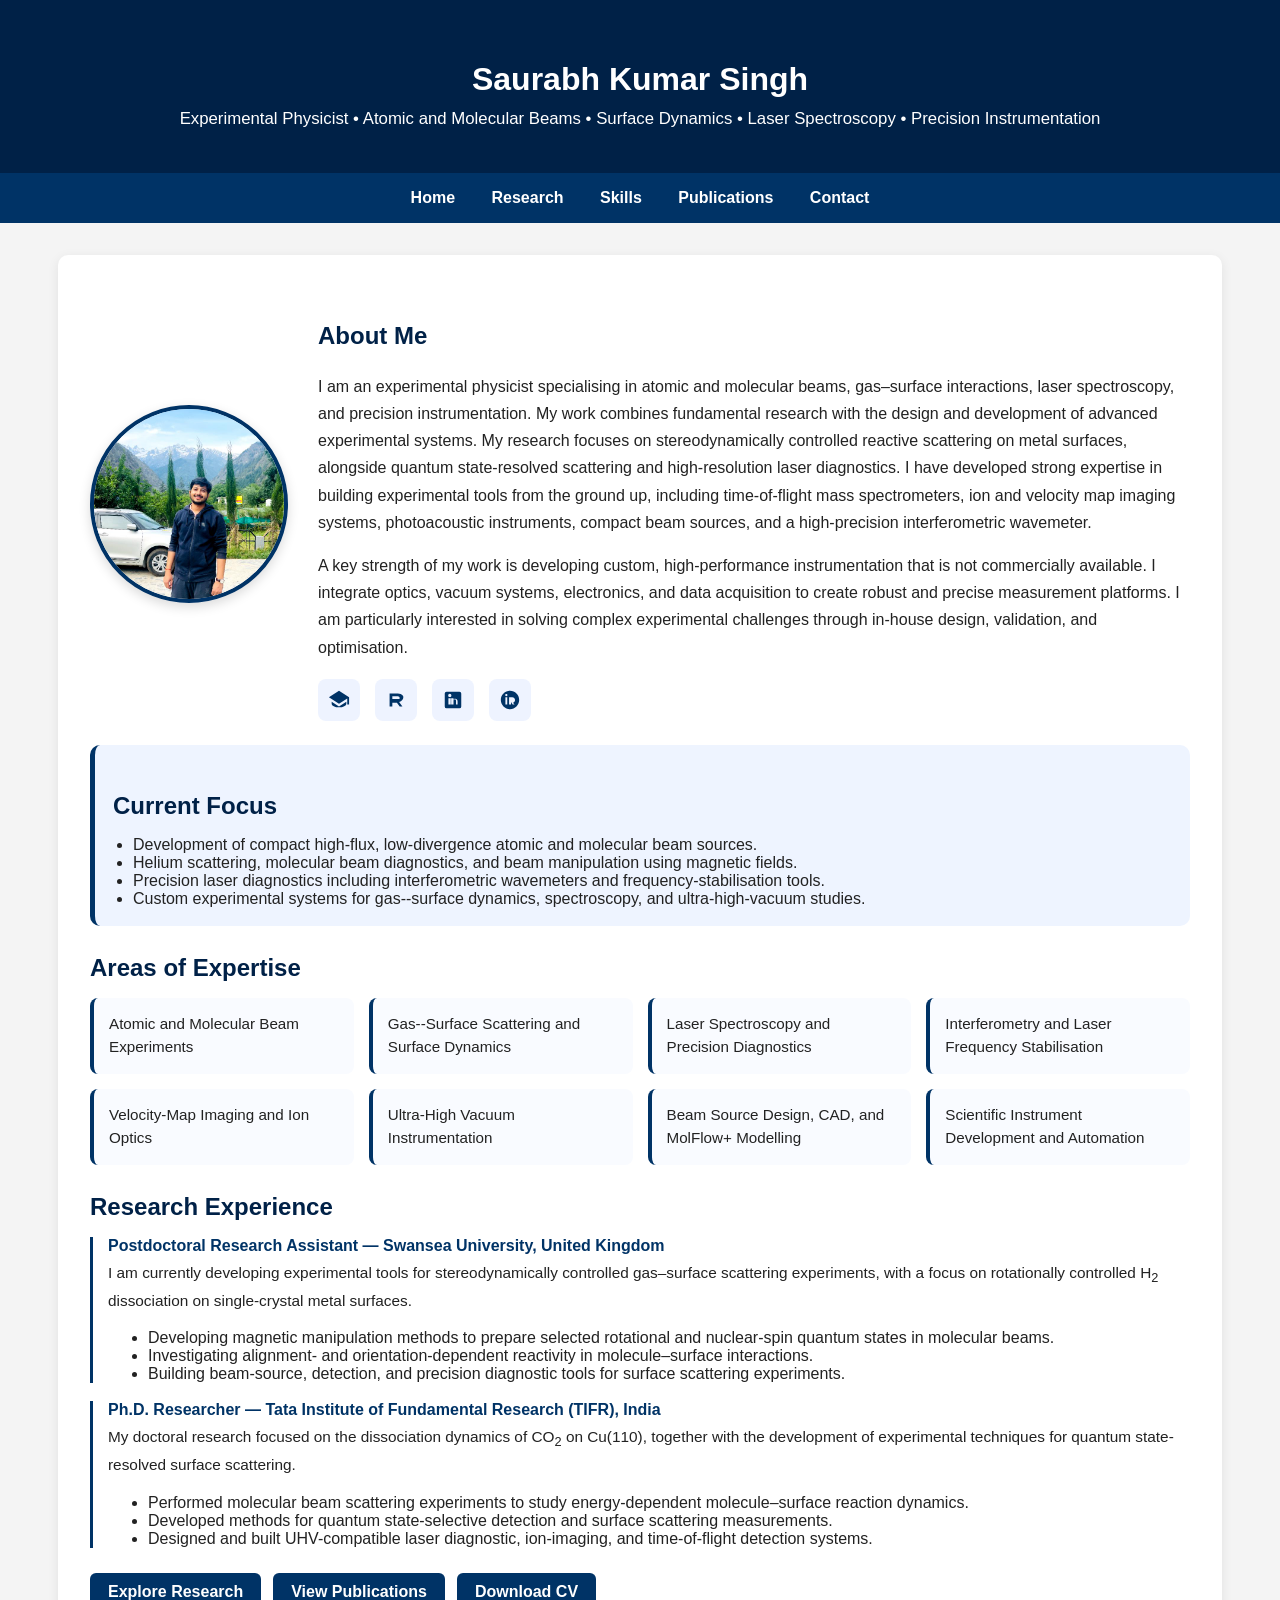
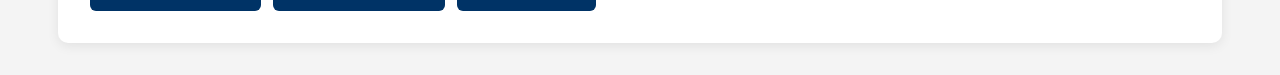
<file: index.html>
<!DOCTYPE html>
<html lang="en">
<head>
  <meta charset="UTF-8">
  <meta name="viewport" content="width=device-width, initial-scale=1.0">
  <title>Saurabh Kumar Singh</title>

  <style>
    body {
      font-family: Arial, sans-serif;
      margin: 0;
      background: #f4f4f4;
      color: #222;
    }

    header {
      background: #002147;
      color: white;
      padding: 2.5rem 1.5rem;
      text-align: center;
    }

    header h1 {
      margin-bottom: 0.5rem;
    }

    header p {
      margin: 0;
      font-size: 1.05rem;
      line-height: 1.6;
    }

    nav {
      background: #003366;
      text-align: center;
      padding: 1rem;
    }

    nav a {
      color: white;
      margin: 0 1rem;
      text-decoration: none;
      font-weight: bold;
    }

    nav a:hover {
      text-decoration: underline;
    }

    .container {
      max-width: 1100px;
      margin: 2rem auto;
      padding: 2rem;
      background: white;
      border-radius: 10px;
      box-shadow: 0 3px 12px rgba(0,0,0,0.08);
    }

    h2 {
      color: #002147;
      margin-top: 1.8rem;
      margin-bottom: 1rem;
    }

    .about-flex {
      display: flex;
      align-items: center;
      gap: 30px;
    }

    .profile-img {
      width: 190px;
      height: 190px;
      border-radius: 50%;
      object-fit: cover;
      border: 4px solid #003366;
      box-shadow: 0 4px 12px rgba(0,0,0,0.15);
      flex-shrink: 0;
    }

    .about-text {
      flex: 1;
      line-height: 1.7;
    }

    .social-links {
      margin-top: 18px;
      display: flex;
      gap: 15px;
      flex-wrap: wrap;
    }

    .social-links a {
      width: 42px;
      height: 42px;
      display: flex;
      align-items: center;
      justify-content: center;
      background: #eef3ff;
      border-radius: 8px;
      transition: 0.3s;
    }

    .social-links svg {
      width: 22px;
      height: 22px;
      fill: #003366;
    }

    .social-links a:hover {
      background: #003366;
    }

    .social-links a:hover svg {
      fill: white;
    }

    .highlight-box {
      background: #eef4ff;
      padding: 18px;
      border-radius: 10px;
      margin-top: 24px;
      border-left: 5px solid #003366;
    }

    .highlight-box ul {
      margin: 0;
      padding-left: 20px;
    }

    .expertise-grid {
      display: grid;
      grid-template-columns: repeat(auto-fit, minmax(220px, 1fr));
      gap: 15px;
      margin-top: 15px;
    }

    .expertise-box {
      background: #f9fbff;
      padding: 15px;
      border-left: 4px solid #003366;
      border-radius: 8px;
      font-size: 0.95rem;
      line-height: 1.5;
    }

    .timeline {
      margin-top: 15px;
    }

    .timeline-item {
      margin-bottom: 18px;
      padding-left: 15px;
      border-left: 3px solid #003366;
    }

    .timeline-item h3 {
      margin: 0;
      color: #003366;
      font-size: 1rem;
    }

    .timeline-item p {
      margin: 6px 0 0;
      font-size: 0.96rem;
      line-height: 1.6;
    }

    .button-row {
      margin-top: 25px;
      display: flex;
      gap: 12px;
      flex-wrap: wrap;
    }

    .button {
      display: inline-block;
      padding: 10px 18px;
      background: #003366;
      color: white;
      text-decoration: none;
      border-radius: 6px;
      font-weight: 600;
    }

    .button:hover {
      background: #00509e;
    }

    @media (max-width: 768px) {
      .about-flex {
        flex-direction: column;
        text-align: center;
      }

      .about-text {
        text-align: left;
      }

      .button-row {
        justify-content: center;
      }
    }
  </style>
</head>

<body>

<header>
  <h1>Saurabh Kumar Singh</h1>
  <p>
    Experimental Physicist • Atomic and Molecular Beams • Surface Dynamics • Laser Spectroscopy • Precision Instrumentation
  </p>
</header>

<nav>
  <a href="index.html">Home</a>
  <a href="research.html">Research</a>
  <a href="skills.html">Skills</a>
  <a href="publications.html">Publications</a>
  <a href="contact.html">Contact</a>
</nav>

<div class="container">

  <div class="about-flex">
    <img src="images/me.jpg" alt="Portrait of Saurabh Kumar Singh" class="profile-img">

    <div class="about-text">
      <h2>About Me</h2>
       <p>
      I am an experimental physicist specialising in atomic and molecular beams, gas–surface interactions, laser spectroscopy, and precision instrumentation. My work combines fundamental research with the design and development of advanced experimental systems.

My research focuses on stereodynamically controlled reactive scattering on metal surfaces, alongside quantum state-resolved scattering and high-resolution laser diagnostics. I have developed strong expertise in building experimental tools from the ground up, including time-of-flight mass spectrometers, ion and velocity map imaging systems, photoacoustic instruments, compact beam sources, and a high-precision interferometric wavemeter.

      <p>
A key strength of my work is developing custom, high-performance instrumentation that is not commercially available. I integrate optics, vacuum systems, electronics, and data acquisition to create robust and precise measurement platforms. I am particularly interested in solving complex experimental challenges through in-house design, validation, and optimisation.      </p>
      </p>

      <div class="social-links">

  <!-- Google Scholar -->
  <a href="https://scholar.google.co.uk/citations?user=Nq0FKUcAAAAJ&hl=en&authuser=1"
     target="_blank" rel="noopener noreferrer" title="Google Scholar">
    <svg viewBox="0 0 24 24">
      <path d="M12 2L1 9l11 7 9-5.73V17h2V9L12 2zm0 18c-4.41 0-8-1.79-8-4v-2.08l8 5.08 8-5.08V16c0 2.21-3.59 4-8 4z"/>
    </svg>
  </a>

  <!-- ResearchGate -->
  <a href="https://www.researchgate.net/profile/Saurabh_Singh22/research"
     target="_blank" rel="noopener noreferrer" title="ResearchGate">
    <svg viewBox="0 0 24 24">
      <path d="M19.59 7.41C18.17 6 16.2 5 14 5H5v14h3v-4h5l3 4h3l-3.59-4.79C18.38 13.21 20 11.42 20 9c0-.55-.09-1.08-.41-1.59zM8 11V8h6c1.1 0 2 .9 2 2s-.9 1-2 1H8z"/>
    </svg>
  </a>

  <!-- LinkedIn -->
  <a href="https://www.linkedin.com/in/saurabh-kumar-singh-18326a157"
     target="_blank" rel="noopener noreferrer" title="LinkedIn">
    <svg viewBox="0 0 24 24">
      <path d="M19 3A2 2 0 0121 5V19a2 2 0 01-2 2H5a2 2 0 01-2-2V5a2 2 0 012-2h14zm-9 14V10H7v7h3zm-1.5-8.2c.97 0 1.75-.8 1.75-1.8S9.47 5.2 8.5 5.2 6.75 6 6.75 7s.78 1.8 1.75 1.8zM17 17v-3.5c0-2-1.07-2.9-2.5-2.9-1.15 0-1.67.63-1.95 1.07V10h-3v7h3v-3.9c0-1.03.2-2.02 1.47-2.02 1.25 0 1.27 1.17 1.27 2.1V17h2.71z"/>
    </svg>
  </a>

  <!-- ORCID -->
  <a href="https://orcid.org/0000-0002-2760-9671"
     target="_blank" rel="noopener noreferrer" title="ORCID">
    <svg viewBox="0 0 24 24">
      <path d="M12 2C6.48 2 2 6.48 2 12s4.48 10 10 10 10-4.48 10-10S17.52 2 12 2zm-3 15H7V9h2v8zm-1-9.1c-.69 0-1.25-.56-1.25-1.25S7.31 5.4 8 5.4s1.25.56 1.25 1.25S8.69 7.9 8 7.9zM17 17h-2.15l-1.74-2.91h-.02V17H11V9h3.4c1.72 0 3.1 1.39 3.1 3.1 0 1.46-.98 2.69-2.32 3.03L17 17z"/>
   
          </svg>
        </a>
      </div>
    </div>
  </div>

  <div class="highlight-box">
    <h2>Current Focus</h2>
    <ul>
      <li>Development of compact high-flux, low-divergence atomic and molecular beam sources.</li>
      <li>Helium scattering, molecular beam diagnostics, and beam manipulation using magnetic fields.</li>
      <li>Precision laser diagnostics including interferometric wavemeters and frequency-stabilisation tools.</li>
      <li>Custom experimental systems for gas--surface dynamics, spectroscopy, and ultra-high-vacuum studies.</li>
    </ul>
  </div>

  <h2>Areas of Expertise</h2>

  <div class="expertise-grid">
    <div class="expertise-box">Atomic and Molecular Beam Experiments</div>
    <div class="expertise-box">Gas--Surface Scattering and Surface Dynamics</div>
    <div class="expertise-box">Laser Spectroscopy and Precision Diagnostics</div>
    <div class="expertise-box">Interferometry and Laser Frequency Stabilisation</div>
    <div class="expertise-box">Velocity-Map Imaging and Ion Optics</div>
    <div class="expertise-box">Ultra-High Vacuum Instrumentation</div>
    <div class="expertise-box">Beam Source Design, CAD, and MolFlow+ Modelling</div>
    <div class="expertise-box">Scientific Instrument Development and Automation</div>
  </div>

 <h2>Research Experience</h2>

<div class="timeline">

  <div class="timeline-item">
    <h3>Postdoctoral Research Assistant — Swansea University, United Kingdom</h3>
    <p>
      I am currently developing experimental tools for stereodynamically controlled gas–surface scattering experiments, with a focus on rotationally controlled H<sub>2</sub> dissociation on single-crystal metal surfaces.
    </p>
    <ul>
      <li>Developing magnetic manipulation methods to prepare selected rotational and nuclear-spin quantum states in molecular beams.</li>
      <li>Investigating alignment- and orientation-dependent reactivity in molecule–surface interactions.</li>
      <li>Building beam-source, detection, and precision diagnostic tools for surface scattering experiments.</li>
    </ul>
  </div>

  <div class="timeline-item">
    <h3>Ph.D. Researcher — Tata Institute of Fundamental Research (TIFR), India</h3>
    <p>
      My doctoral research focused on the dissociation dynamics of CO<sub>2</sub> on Cu(110), together with the development of experimental techniques for quantum state-resolved surface scattering.
    </p>
    <ul>
      <li>Performed molecular beam scattering experiments to study energy-dependent molecule–surface reaction dynamics.</li>
      <li>Developed methods for quantum state-selective detection and surface scattering measurements.</li>
      <li>Designed and built UHV-compatible laser diagnostic, ion-imaging, and time-of-flight detection systems.</li>
    </ul>
  </div>

</div>

  <div class="button-row">
    <a class="button" href="research.html">Explore Research</a>
    <a class="button" href="publications.html">View Publications</a>
    <a class="button" href="files/CV_Saurabh.pdf" target="_blank" rel="noopener noreferrer">Download CV</a>
  </div>

</div>

</body>
</html>
</file>
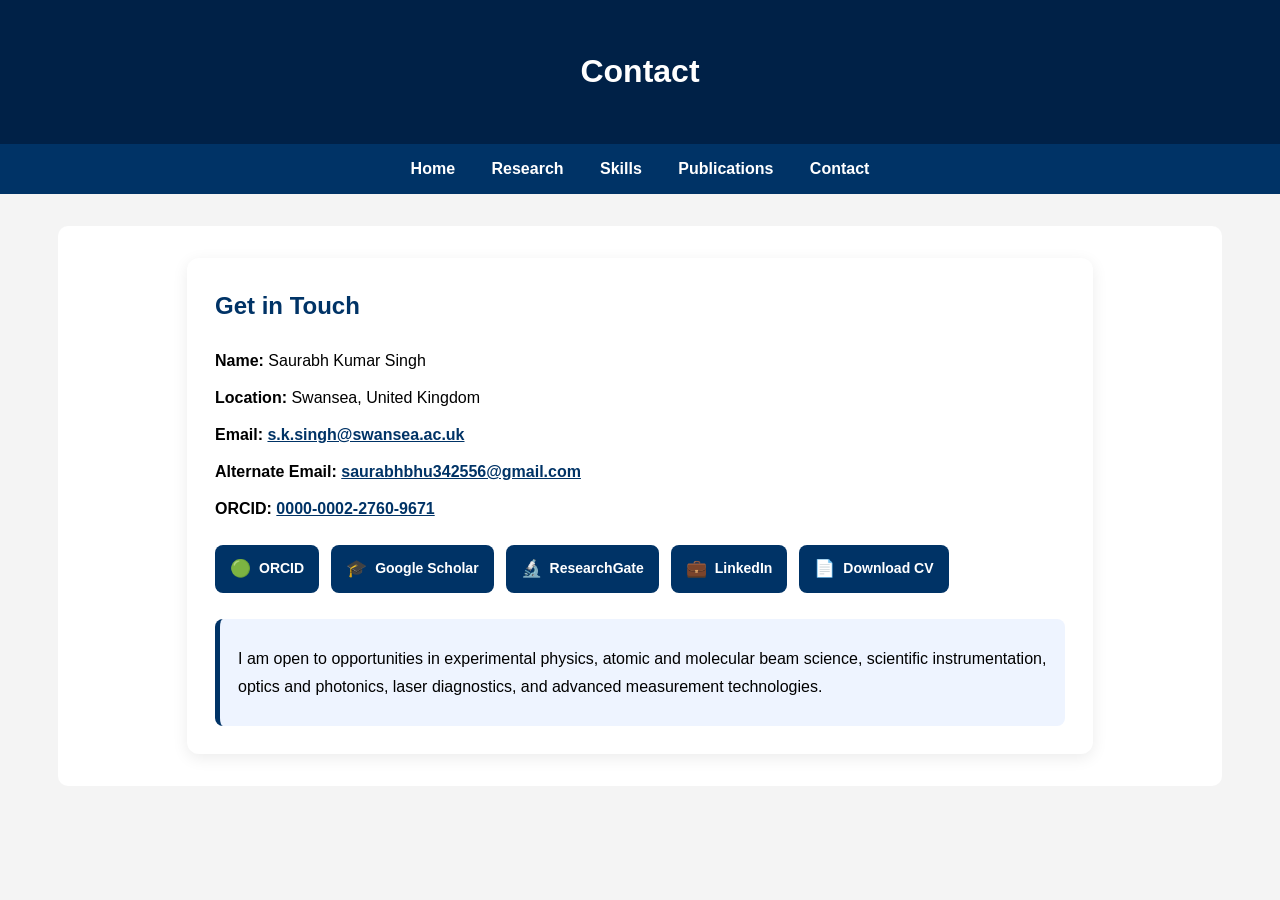
<file: contact.html>
<!DOCTYPE html>
<html lang="en">
<head>
  <meta charset="UTF-8">
  <meta name="viewport" content="width=device-width, initial-scale=1.0">
  <title>Contact | Saurabh Kumar Singh</title>
  <link rel="stylesheet" href="style.css">

  <style>
    .contact-card {
      background: #ffffff;
      border-radius: 12px;
      padding: 28px;
      box-shadow: 0 4px 16px rgba(0,0,0,0.08);
      line-height: 1.7;
      max-width: 850px;
      margin: 0 auto;
    }

    .contact-card h2 {
      margin-top: 0;
      color: #003366;
    }

    .contact-card p {
      margin: 10px 0;
    }

    .contact-card a {
      color: #003366;
      font-weight: 600;
    }

    .contact-links {
      margin-top: 22px;
      display: flex;
      flex-wrap: wrap;
      gap: 12px;
    }

    .contact-links a {
      display: inline-flex;
      align-items: center;
      gap: 8px;
      padding: 10px 15px;
      text-decoration: none;
      border-radius: 8px;
      background: #003366;
      color: #ffffff;
      font-weight: 600;
      font-size: 14px;
      transition: 0.25s ease;
    }

    .contact-links a:hover {
      background: #00509e;
      transform: translateY(-2px);
    }

    .contact-note {
      margin-top: 26px;
      background: #eef4ff;
      padding: 16px 18px;
      border-left: 5px solid #003366;
      border-radius: 8px;
    }

    .icon {
      font-size: 17px;
    }

    @media (max-width: 600px) {
      .contact-card {
        padding: 20px;
      }

      .contact-links {
        flex-direction: column;
      }

      .contact-links a {
        width: fit-content;
      }
    }
  </style>
</head>

<body>

<header>
  <h1>Contact</h1>
</header>

<nav>
  <a href="index.html">Home</a>
  <a href="research.html">Research</a>
  <a href="skills.html">Skills</a>
  <a href="publications.html">Publications</a>
  <a href="contact.html">Contact</a>
</nav>

<div class="container" id="contact">

  <div class="contact-card">
    <h2>Get in Touch</h2>

    <p><strong>Name:</strong> Saurabh Kumar Singh</p>
    <p><strong>Location:</strong> Swansea, United Kingdom</p>
    <p><strong>Email:</strong> <a href="mailto:s.k.singh@swansea.ac.uk">s.k.singh@swansea.ac.uk</a></p>
    <p><strong>Alternate Email:</strong> <a href="mailto:saurabhbhu342556@gmail.com">saurabhbhu342556@gmail.com</a></p>
    <p><strong>ORCID:</strong> 
      <a href="https://orcid.org/0000-0002-2760-9671" target="_blank" rel="noopener noreferrer">
        0000-0002-2760-9671
      </a>
    </p>

    <div class="contact-links">
      <a href="https://orcid.org/0000-0002-2760-9671" target="_blank" rel="noopener noreferrer">
        <span class="icon">🟢</span> ORCID
      </a>

      <a href="https://scholar.google.co.uk/citations?user=Nq0FKUcAAAAJ&hl=en&authuser=1" target="_blank" rel="noopener noreferrer">
        <span class="icon">🎓</span> Google Scholar
      </a>

      <a href="https://www.researchgate.net/profile/Saurabh_Singh22/research" target="_blank" rel="noopener noreferrer">
        <span class="icon">🔬</span> ResearchGate
      </a>

      <a href="https://www.linkedin.com/in/saurabh-kumar-singh-18326a157" target="_blank" rel="noopener noreferrer">
        <span class="icon">💼</span> LinkedIn
      </a>

      <a href="files/CV_Saurabh.pdf" target="_blank" rel="noopener noreferrer">
        <span class="icon">📄</span> Download CV
      </a>
    </div>

    <div class="contact-note">
      <p>
        I am open to opportunities in experimental physics, atomic and molecular beam science,
        scientific instrumentation, optics and photonics, laser diagnostics, and advanced measurement technologies.
      </p>
    </div>
  </div>

</div>

</body>
</html>
</file>
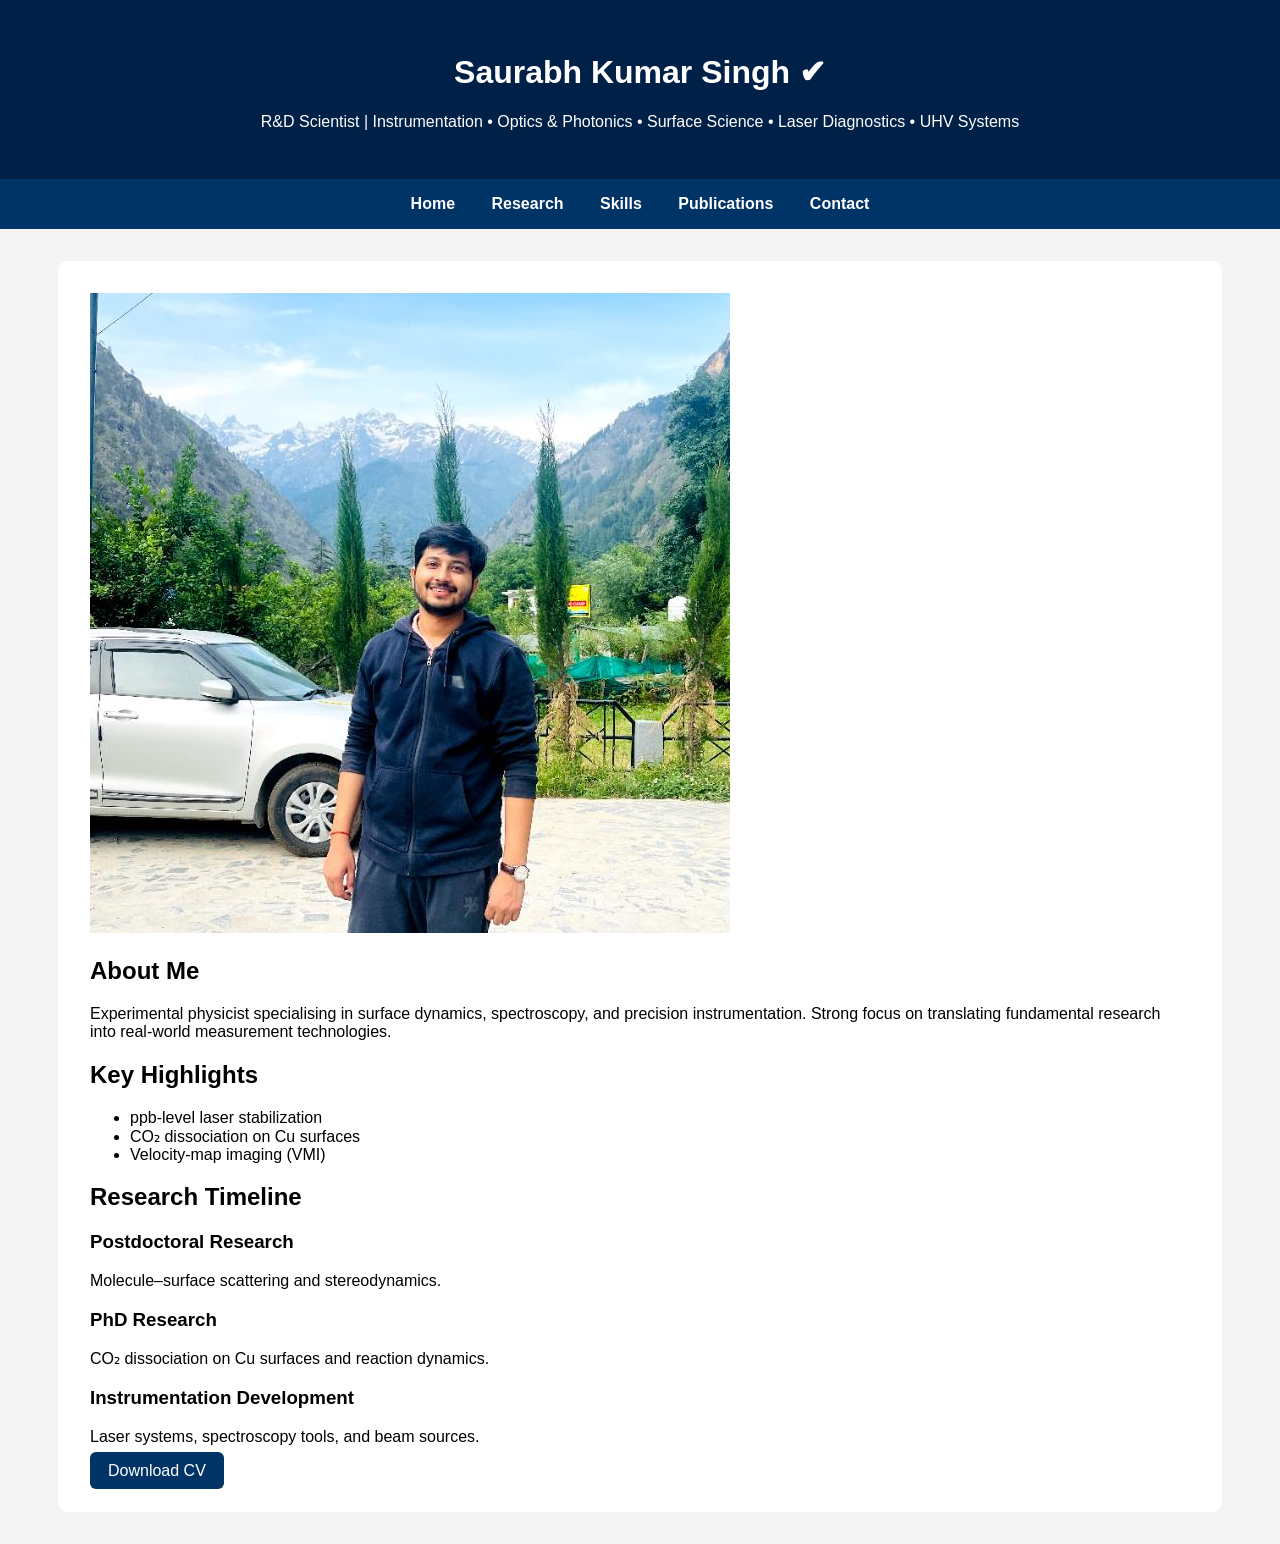
<file: home.html>
<!DOCTYPE html>
<html lang="en">
<head>
  <meta charset="UTF-8">
  <meta name="viewport" content="width=device-width, initial-scale=1.0">
  <title>Saurabh Kumar Singh</title>
  <link rel="stylesheet" href="style.css">
</head>

<body>

<header>
  <h1>Saurabh Kumar Singh ✔</h1>
  <p>
    R&D Scientist | Instrumentation • Optics & Photonics • Surface Science • Laser Diagnostics • UHV Systems
  </p>
</header>

<nav>
  <a href="Home.html">Home</a>
  <a href="research.html">Research</a>
  <a href="skills.html">Skills</a>
  <a href="publications.html">Publications</a>
  <a href="contact.html">Contact</a>
</nav>

<div class="container">

  <!-- About Section -->
  <div class="about-flex">

    <img src="image/me.jpg" alt="Profile Photo" class="profile-img">

    <div class="about-text">
      <h2>About Me</h2>
      <p>
        Experimental physicist specialising in surface dynamics, spectroscopy, and precision instrumentation.
        Strong focus on translating fundamental research into real-world measurement technologies.
      </p>
    </div>

  </div>

  <!-- Key Highlights -->
  <h2>Key Highlights</h2>
  <ul class="highlights">
    <li>ppb-level laser stabilization</li>
    <li>CO₂ dissociation on Cu surfaces</li>
    <li>Velocity-map imaging (VMI)</li>
  </ul>

  <!-- TIMELINE -->
  <h2>Research Timeline</h2>

  <div class="timeline">

    <div class="timeline-item">
      <h3>Postdoctoral Research</h3>
      <p>Molecule–surface scattering and stereodynamics.</p>
    </div>

    <div class="timeline-item">
      <h3>PhD Research</h3>
      <p>CO₂ dissociation on Cu surfaces and reaction dynamics.</p>
    </div>

    <div class="timeline-item">
      <h3>Instrumentation Development</h3>
      <p>Laser systems, spectroscopy tools, and beam sources.</p>
    </div>

  </div>

  <a class="button" href="files/Saurabh_CV_2025.pdf">Download CV</a>

</div>

</body>
</html>
</file>
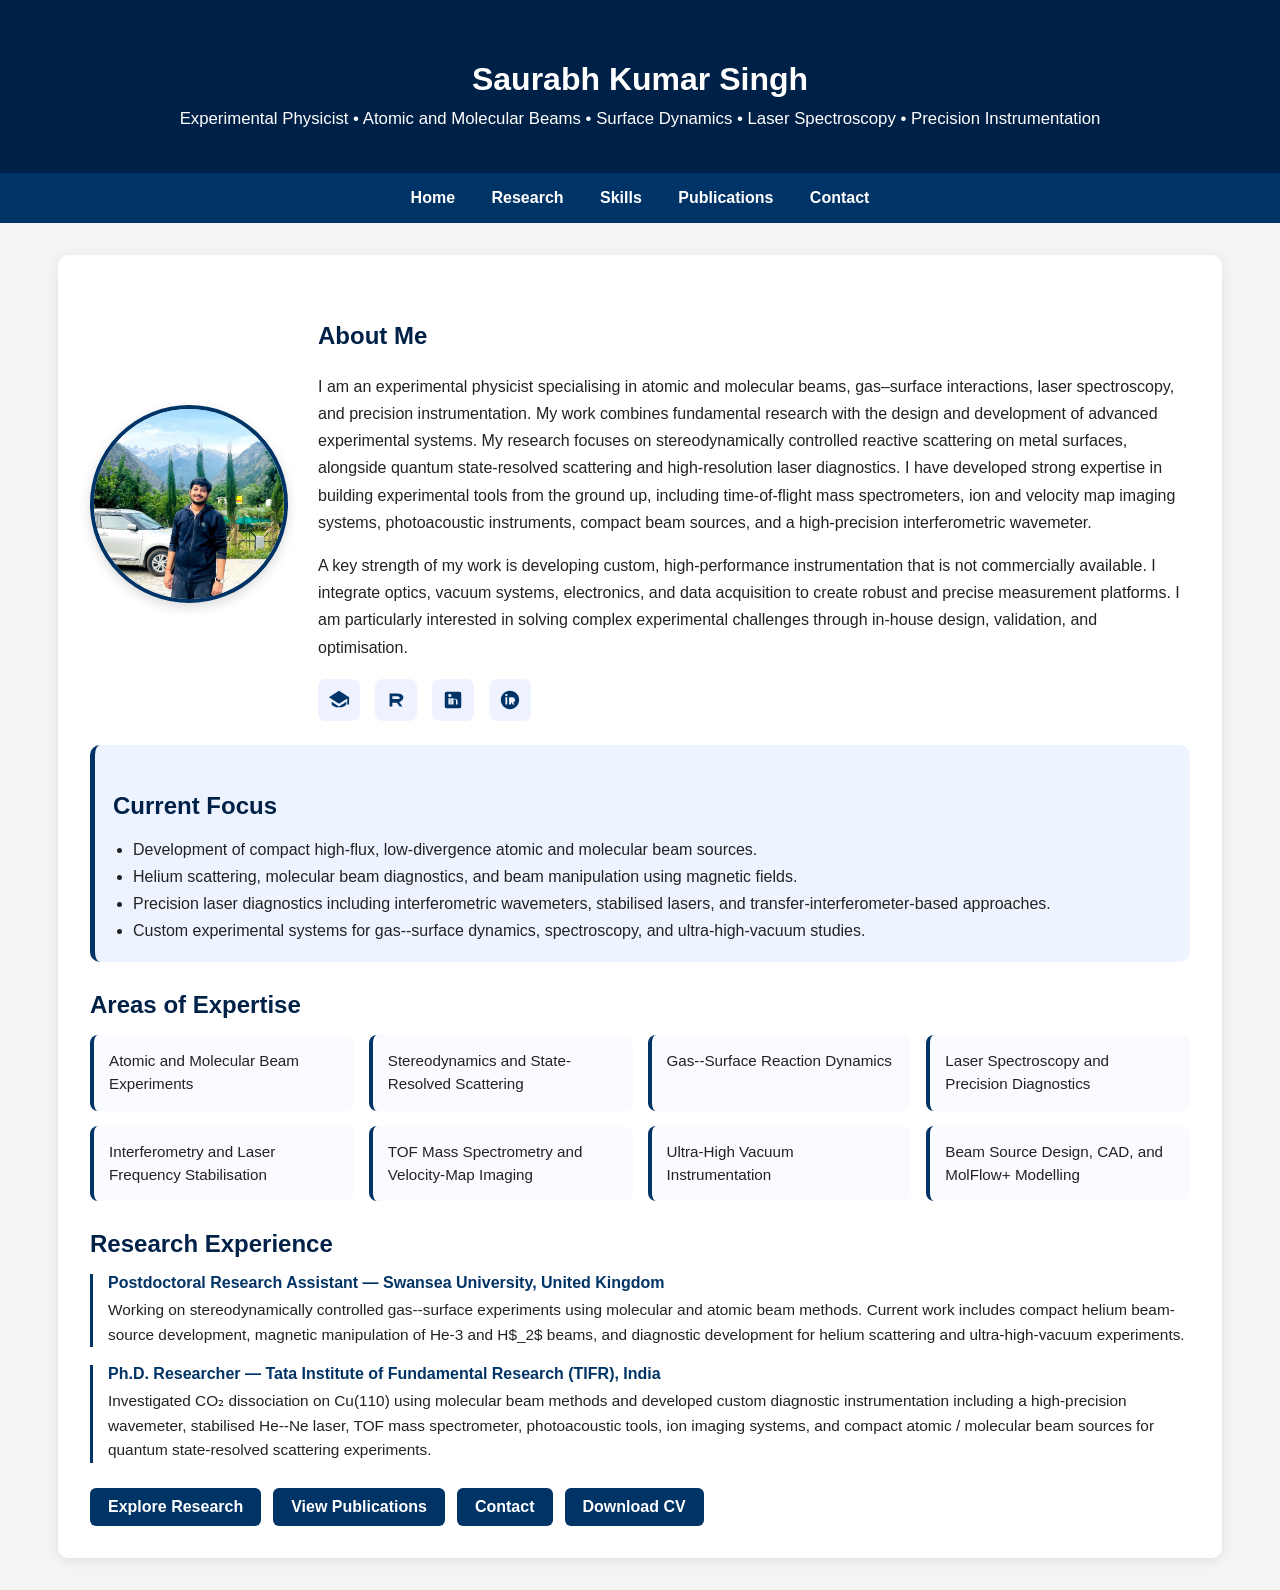
<file: index_new.html>
<!DOCTYPE html>
<html lang="en">
<head>
  <meta charset="UTF-8">
  <meta name="viewport" content="width=device-width, initial-scale=1.0">
  <title>Saurabh Kumar Singh</title>

  <style>
    body {
      font-family: Arial, sans-serif;
      margin: 0;
      background: #f4f4f4;
      color: #222;
    }

    header {
      background: #002147;
      color: white;
      padding: 2.5rem 1.5rem;
      text-align: center;
    }

    header h1 {
      margin-bottom: 0.5rem;
    }

    header p {
      margin: 0;
      font-size: 1.05rem;
      line-height: 1.6;
    }

    nav {
      background: #003366;
      text-align: center;
      padding: 1rem;
    }

    nav a {
      color: white;
      margin: 0 1rem;
      text-decoration: none;
      font-weight: bold;
    }

    nav a:hover {
      text-decoration: underline;
    }

    .container {
      max-width: 1100px;
      margin: 2rem auto;
      padding: 2rem;
      background: white;
      border-radius: 10px;
      box-shadow: 0 3px 12px rgba(0,0,0,0.08);
    }

    h2 {
      color: #002147;
      margin-top: 1.8rem;
      margin-bottom: 1rem;
    }

    .about-flex {
      display: flex;
      align-items: center;
      gap: 30px;
    }

    .profile-img {
      width: 190px;
      height: 190px;
      border-radius: 50%;
      object-fit: cover;
      border: 4px solid #003366;
      box-shadow: 0 4px 12px rgba(0,0,0,0.15);
      flex-shrink: 0;
    }

    .about-text {
      flex: 1;
      line-height: 1.7;
    }

    .social-links {
      margin-top: 18px;
      display: flex;
      gap: 15px;
      flex-wrap: wrap;
    }

    .social-links a {
      width: 42px;
      height: 42px;
      display: flex;
      align-items: center;
      justify-content: center;
      background: #eef3ff;
      border-radius: 8px;
      transition: 0.3s;
    }

    .social-links svg {
      width: 22px;
      height: 22px;
      fill: #003366;
    }

    .social-links a:hover {
      background: #003366;
    }

    .social-links a:hover svg {
      fill: white;
    }

    .highlight-box {
      background: #eef4ff;
      padding: 18px;
      border-radius: 10px;
      margin-top: 24px;
      border-left: 5px solid #003366;
    }

    .highlight-box ul {
      margin: 0;
      padding-left: 20px;
      line-height: 1.7;
    }

    .expertise-grid {
      display: grid;
      grid-template-columns: repeat(auto-fit, minmax(240px, 1fr));
      gap: 15px;
      margin-top: 15px;
    }

    .expertise-box {
      background: #f9fbff;
      padding: 15px;
      border-left: 4px solid #003366;
      border-radius: 8px;
      font-size: 0.95rem;
      line-height: 1.5;
    }

    .timeline {
      margin-top: 15px;
    }

    .timeline-item {
      margin-bottom: 18px;
      padding-left: 15px;
      border-left: 3px solid #003366;
    }

    .timeline-item h3 {
      margin: 0;
      color: #003366;
      font-size: 1rem;
    }

    .timeline-item p {
      margin: 6px 0 0;
      font-size: 0.96rem;
      line-height: 1.6;
    }

    .button-row {
      margin-top: 25px;
      display: flex;
      gap: 12px;
      flex-wrap: wrap;
    }

    .button {
      display: inline-block;
      padding: 10px 18px;
      background: #003366;
      color: white;
      text-decoration: none;
      border-radius: 6px;
      font-weight: 600;
    }

    .button:hover {
      background: #00509e;
    }

    @media (max-width: 768px) {
      .about-flex {
        flex-direction: column;
        text-align: center;
      }

      .about-text {
        text-align: left;
      }

      .button-row {
        justify-content: center;
      }
    }
  </style>
</head>

<body>

<header>
  <h1>Saurabh Kumar Singh</h1>
  <p>
    Experimental Physicist • Atomic and Molecular Beams • Surface Dynamics • Laser Spectroscopy • Precision Instrumentation
  </p>
</header>

<nav>
  <a href="index.html">Home</a>
  <a href="research.html">Research</a>
  <a href="skills.html">Skills</a>
  <a href="publications.html">Publications</a>
  <a href="contact.html">Contact</a>
</nav>

<div class="container">

  <div class="about-flex">
    <img src="images/me.jpg" alt="Portrait of Saurabh Kumar Singh" class="profile-img">

    <div class="about-text">
      <h2>About Me</h2>
      <p>
I am an experimental physicist specialising in atomic and molecular beams, gas–surface interactions, laser spectroscopy, and precision instrumentation. My work combines fundamental research with the design and development of advanced experimental systems.

My research focuses on stereodynamically controlled reactive scattering on metal surfaces, alongside quantum state-resolved scattering and high-resolution laser diagnostics. I have developed strong expertise in building experimental tools from the ground up, including time-of-flight mass spectrometers, ion and velocity map imaging systems, photoacoustic instruments, compact beam sources, and a high-precision interferometric wavemeter.

      <p>
A key strength of my work is developing custom, high-performance instrumentation that is not commercially available. I integrate optics, vacuum systems, electronics, and data acquisition to create robust and precise measurement platforms. I am particularly interested in solving complex experimental challenges through in-house design, validation, and optimisation.      </p>
      </p>

      <div class="social-links">

        <a href="[scholar.google.com](https://scholar.google.com/citations?user=Nq0FKUcAAAAJ)"
           target="_blank" rel="noopener noreferrer" title="Google Scholar">
          <svg viewBox="0 0 24 24" aria-hidden="true">
            <path d="M12 2L1 9l11 7 9-5.73V17h2V9L12 2zm0 18c-4.41 0-8-1.79-8-4v-2.08l8 5.08 8-5.08V16c0 2.21-3.59 4-8 4z"/>
          </svg>
        </a>

        <a href="[researchgate.net](https://www.researchgate.net/profile/Saurabh_Singh22)"
           target="_blank" rel="noopener noreferrer" title="ResearchGate">
          <svg viewBox="0 0 24 24" aria-hidden="true">
            <path d="M19.59 7.41C18.17 6 16.2 5 14 5H5v14h3v-4h5l3 4h3l-3.59-4.79C18.38 13.21 20 11.42 20 9c0-.55-.09-1.08-.41-1.59zM8 11V8h6c1.1 0 2 .9 2 2s-.9 1-2 1H8z"/>
          </svg>
        </a>

        <a href="[linkedin.com](https://www.linkedin.com/in/saurabh-kumar-singh-18326a157)"
           target="_blank" rel="noopener noreferrer" title="LinkedIn">
          <svg viewBox="0 0 24 24" aria-hidden="true">
            <path d="M19 3A2 2 0 0121 5V19a2 2 0 01-2 2H5a2 2 0 01-2-2V5a2 2 0 012-2h14zm-9 14V10H7v7h3zm-1.5-8.2c.97 0 1.75-.8 1.75-1.8S9.47 5.2 8.5 5.2 6.75 6 6.75 7s.78 1.8 1.75 1.8zM17 17v-3.5c0-2-1.07-2.9-2.5-2.9-1.15 0-1.67.63-1.95 1.07V10h-3v7h3v-3.9c0-1.03.2-2.02 1.47-2.02 1.25 0 1.27 1.17 1.27 2.1V17h2.71z"/>
          </svg>
        </a>

        <a href="[orcid.org](https://orcid.org/0000-0002-2760-9671)"
           target="_blank" rel="noopener noreferrer" title="ORCID">
          <svg viewBox="0 0 24 24" aria-hidden="true">
            <path d="M12 2C6.48 2 2 6.48 2 12s4.48 10 10 10 10-4.48 10-10S17.52 2 12 2zm-3 15H7V9h2v8zm-1-9.1c-.69 0-1.25-.56-1.25-1.25S7.31 5.4 8 5.4s1.25.56 1.25 1.25S8.69 7.9 8 7.9zM17 17h-2.15l-1.74-2.91h-.02V17H11V9h3.4c1.72 0 3.1 1.39 3.1 3.1 0 1.46-.98 2.69-2.32 3.03L17 17z"/>
          </svg>
        </a>
      </div>
    </div>
  </div>

  <div class="highlight-box">
    <h2>Current Focus</h2>
    <ul>
      <li>Development of compact high-flux, low-divergence atomic and molecular beam sources.</li>
      <li>Helium scattering, molecular beam diagnostics, and beam manipulation using magnetic fields.</li>
      <li>Precision laser diagnostics including interferometric wavemeters, stabilised lasers, and transfer-interferometer-based approaches.</li>
      <li>Custom experimental systems for gas--surface dynamics, spectroscopy, and ultra-high-vacuum studies.</li>
    </ul>
  </div>

  <h2>Areas of Expertise</h2>

  <div class="expertise-grid">
    <div class="expertise-box">Atomic and Molecular Beam Experiments</div>
    <div class="expertise-box">Stereodynamics and State-Resolved Scattering</div>
    <div class="expertise-box">Gas--Surface Reaction Dynamics</div>
    <div class="expertise-box">Laser Spectroscopy and Precision Diagnostics</div>
    <div class="expertise-box">Interferometry and Laser Frequency Stabilisation</div>
    <div class="expertise-box">TOF Mass Spectrometry and Velocity-Map Imaging</div>
    <div class="expertise-box">Ultra-High Vacuum Instrumentation</div>
    <div class="expertise-box">Beam Source Design, CAD, and MolFlow+ Modelling</div>
  </div>

  <h2>Research Experience</h2>

  <div class="timeline">
    <div class="timeline-item">
      <h3>Postdoctoral Research Assistant — Swansea University, United Kingdom</h3>
      <p>
        Working on stereodynamically controlled gas--surface experiments using molecular and atomic beam methods. Current work includes compact helium beam-source development, magnetic manipulation of He-3 and H$_2$ beams, and diagnostic development for helium scattering and ultra-high-vacuum experiments.
      </p>
    </div>

    <div class="timeline-item">
      <h3>Ph.D. Researcher — Tata Institute of Fundamental Research (TIFR), India</h3>
      <p>
        Investigated CO₂ dissociation on Cu(110) using molecular beam methods and developed custom diagnostic instrumentation including a high-precision wavemeter, stabilised He--Ne laser, TOF mass spectrometer, photoacoustic tools, ion imaging systems, and compact atomic / molecular beam sources for quantum state-resolved scattering experiments.
      </p>
    </div>
  </div>

  <div class="button-row">
    <a class="button" href="research.html">Explore Research</a>
    <a class="button" href="publications.html">View Publications</a>
    <a class="button" href="contact.html">Contact</a>
    <a class="button" href="files/Saurabh_Kumar_Singh_CV.pdf" target="_blank" rel="noopener noreferrer">Download CV</a>
  </div>

</div>

</body>
</html>
</file>
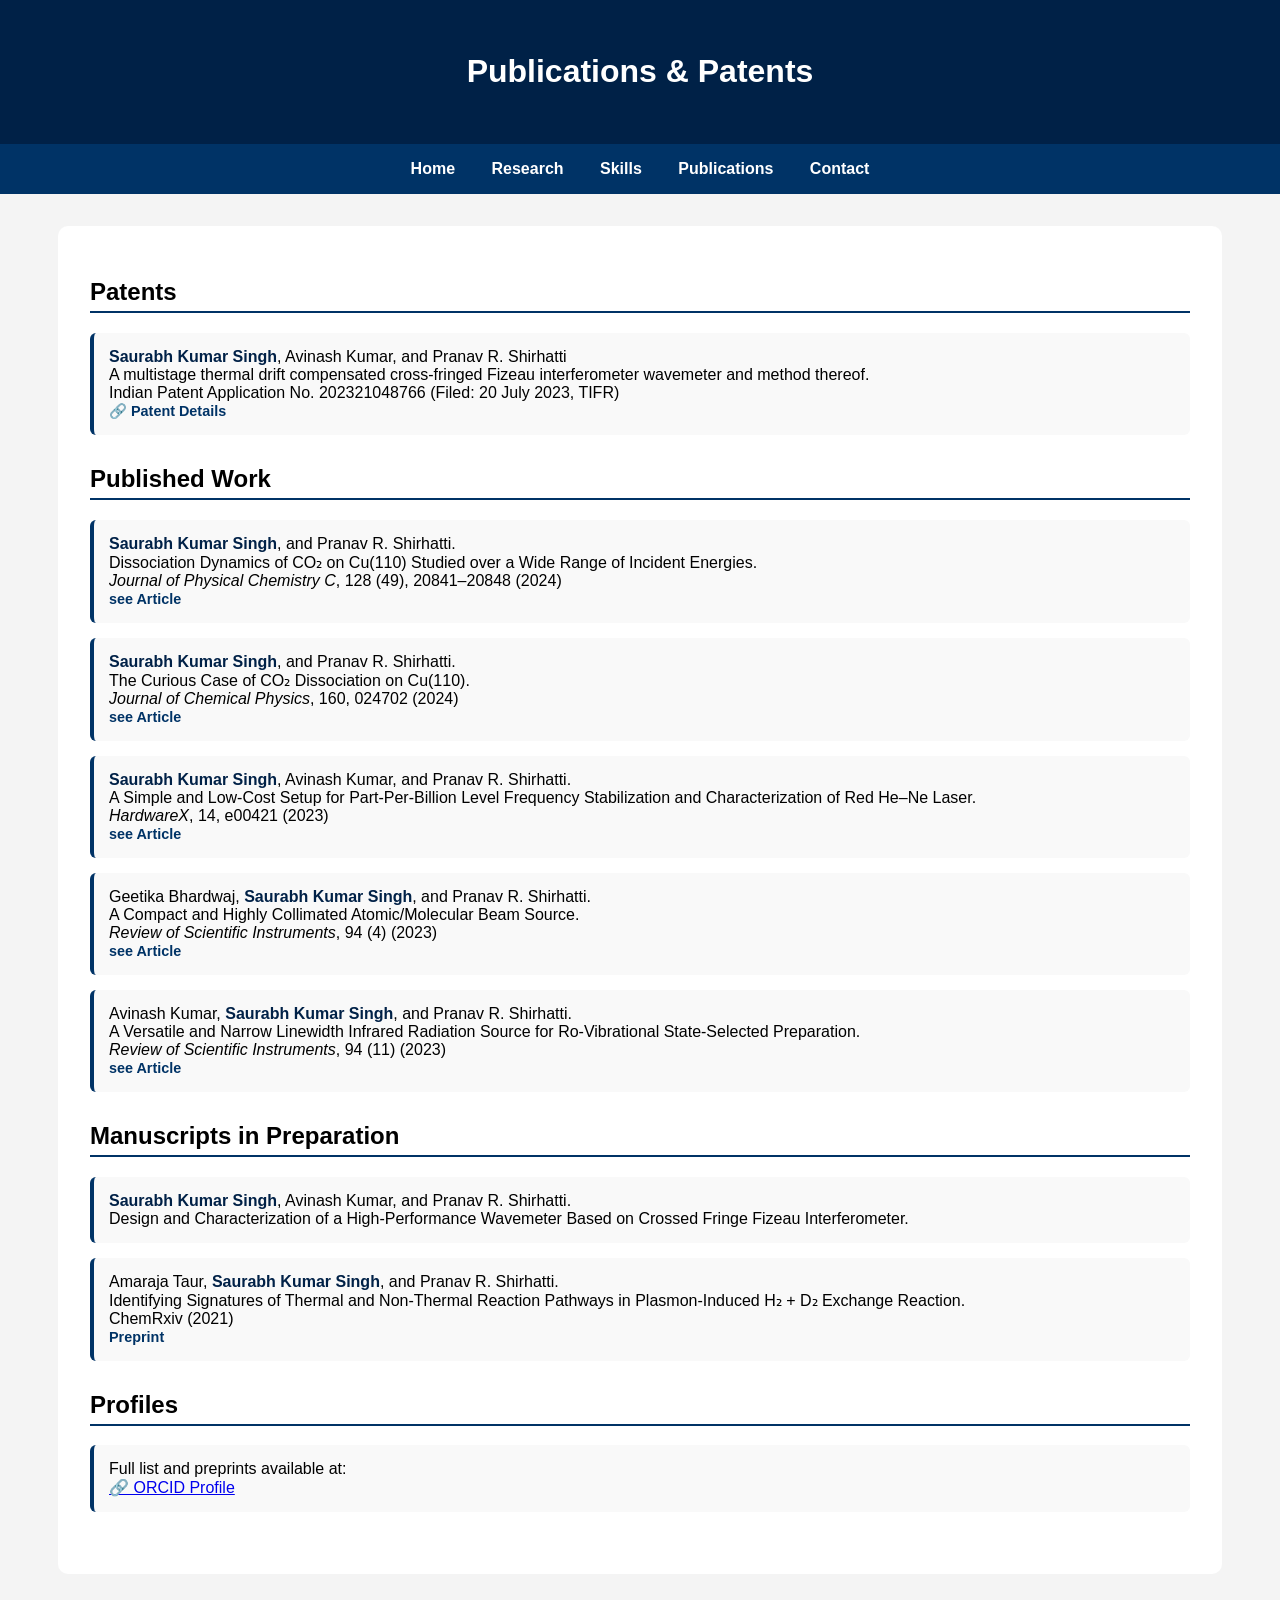
<file: publications.html>
<!DOCTYPE html>
<html>
<head>
<link rel="stylesheet" href="style.css">
<title>Publications</title>

<style>

/* SECTION STYLE */
.section {
  margin-bottom: 30px;
}

/* PAPER LIST */
.pub-item {
  padding: 15px;
  margin-bottom: 15px;
  background: #f9f9f9;
  border-left: 4px solid #003366;
  border-radius: 6px;
}

/* TITLE */
.pub-item b {
  color: #002147;
}

/* LINKS */
.pub-links a {
  margin-right: 15px;
  font-size: 0.9rem;
  color: #003366;
  text-decoration: none;
  font-weight: bold;
}

.pub-links a:hover {
  text-decoration: underline;
}

/* HEADING LINE */
h2 {
  border-bottom: 2px solid #003366;
  padding-bottom: 5px;
}

</style>

</head>

<body>

<header><h1>Publications & Patents</h1></header>

<nav>
  <a href="index.html">Home</a>
  <a href="research.html">Research</a>
  <a href="skills.html">Skills</a>
  <a href="publications.html">Publications</a>
  <a href="contact.html">Contact</a>
</nav>

<div class="container">

<!-- PATENTS -->
<div class="section">
<h2>Patents</h2>

<div class="pub-item">
<b>Saurabh Kumar Singh</b>, Avinash Kumar, and Pranav R. Shirhatti<br>
A multistage thermal drift compensated cross-fringed Fizeau interferometer wavemeter and method thereof.<br>
<span>Indian Patent Application No. 202321048766 (Filed: 20 July 2023, TIFR)</span>

<div class="pub-links">
<a href="#">🔗 Patent Details</a>
</div>
</div>

</div>

<!-- PUBLISHED -->
<div class="section">
<h2>Published Work</h2>

<div class="pub-item">
<b>Saurabh Kumar Singh</b>, and Pranav R. Shirhatti.<br>
Dissociation Dynamics of CO₂ on Cu(110) Studied over a Wide Range of Incident Energies.<br>
<i>Journal of Physical Chemistry C</i>, 128 (49), 20841–20848 (2024)
<div class="pub-links">
<a href="https://doi.org/10.1021/acs.jpcc.4c05642">see Article</a>
</div>
</div>

<div class="pub-item">
<b>Saurabh Kumar Singh</b>, and Pranav R. Shirhatti.<br>
The Curious Case of CO₂ Dissociation on Cu(110).<br>
<i>Journal of Chemical Physics</i>, 160, 024702 (2024)
<div class="pub-links">
<a href="https://doi.org/10.1063/5.0176642">see Article</a>
</div>
</div>

<div class="pub-item">
<b>Saurabh Kumar Singh</b>, Avinash Kumar, and Pranav R. Shirhatti.<br>
A Simple and Low-Cost Setup for Part-Per-Billion Level Frequency Stabilization and Characterization of Red He–Ne Laser.<br>
<i>HardwareX</i>, 14, e00421 (2023)
<div class="pub-links">
<a href="https://doi.org/10.1016/j.ohx.2023.e00421">see Article</a>
</div>
</div>

<div class="pub-item">
Geetika Bhardwaj, <b>Saurabh Kumar Singh</b>, and Pranav R. Shirhatti.<br>
A Compact and Highly Collimated Atomic/Molecular Beam Source.<br>
<i>Review of Scientific Instruments</i>, 94 (4) (2023)
<div class="pub-links">
<a href="https://doi.org/10.1063/5.0145956">see Article</a>
</div>
</div>

<div class="pub-item">
Avinash Kumar, <b>Saurabh Kumar Singh</b>, and Pranav R. Shirhatti.<br>
A Versatile and Narrow Linewidth Infrared Radiation Source for Ro-Vibrational State-Selected Preparation.<br>
<i>Review of Scientific Instruments</i>, 94 (11) (2023)
<div class="pub-links">
<a href="https://doi.org/10.1063/5.0157912">see Article</a>
</div>
</div>

</div>

<!-- IN PREPARATION -->
<div class="section">
<h2>Manuscripts in Preparation</h2>

<div class="pub-item">
<b>Saurabh Kumar Singh</b>, Avinash Kumar, and Pranav R. Shirhatti.<br>
Design and Characterization of a High-Performance Wavemeter Based on Crossed Fringe Fizeau Interferometer.
</div>

<div class="pub-item">
Amaraja Taur, <b>Saurabh Kumar Singh</b>, and Pranav R. Shirhatti.<br>
Identifying Signatures of Thermal and Non-Thermal Reaction Pathways in Plasmon-Induced H₂ + D₂ Exchange Reaction.<br>
<span>ChemRxiv (2021)</span>

<div class="pub-links">
<a href="#">Preprint</a>
</div>
</div>

</div>

<!-- ORCID -->
<div class="section">
<h2>Profiles</h2>
<div class="pub-item">
Full list and preprints available at:<br>
<a href="https://orcid.org/0000-0002-2760-9671" target="_blank">
🔗 ORCID Profile
</a>
</div>
</div>

</div>

</body>
</html>
</file>
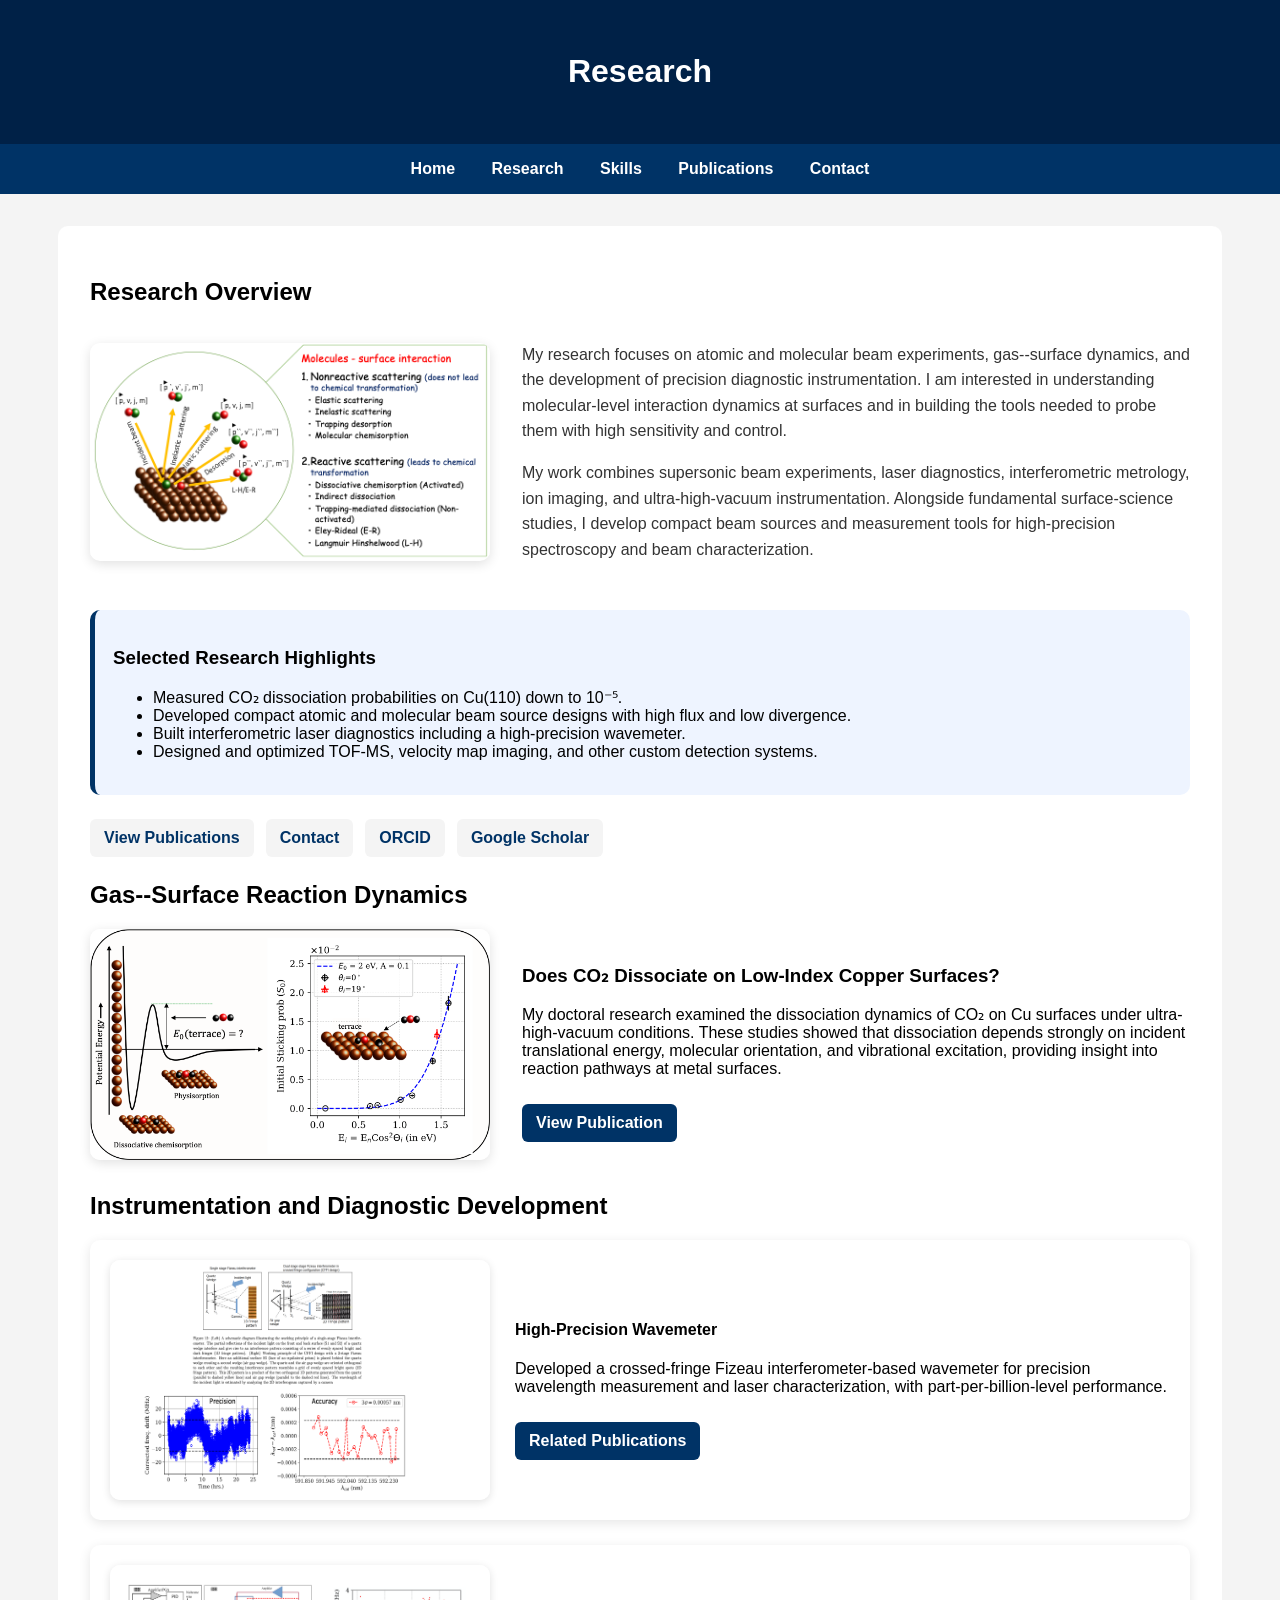
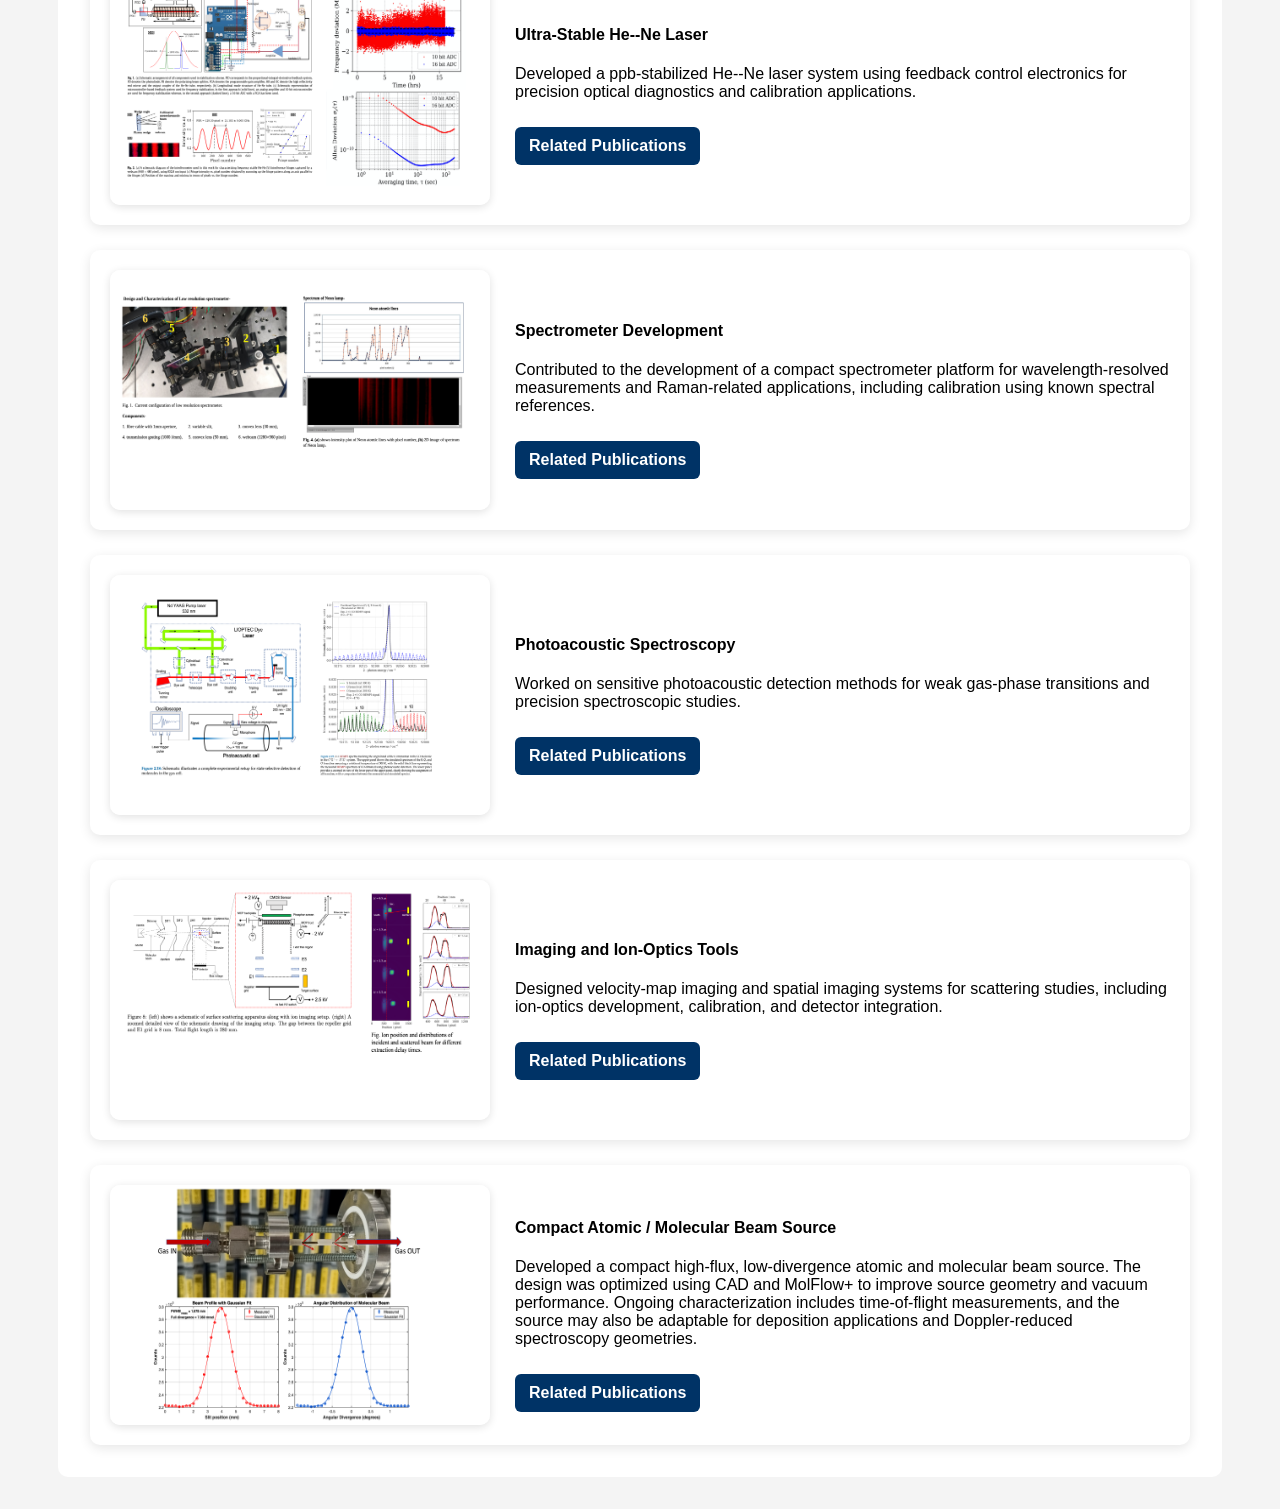
<file: research.html>
<!DOCTYPE html>
<html lang="en">
<head>
  <meta charset="UTF-8">
  <meta name="viewport" content="width=device-width, initial-scale=1.0">
  <title>Research | Saurabh Kumar Singh</title>
  <link rel="stylesheet" href="style.css">

  <style>
    img {
      max-width: 100%;
      height: auto;
    }

    .research-flex {
      display: flex;
      gap: 2rem;
      align-items: center;
      margin-top: 1rem;
      margin-bottom: 2rem;
    }

    .hero {
      width: 420px;
      border-radius: 10px;
      cursor: zoom-in;
      box-shadow: 0 3px 12px rgba(0,0,0,0.12);
    }

    .impact-box {
      background: #eef4ff;
      padding: 18px;
      border-radius: 10px;
      margin: 24px 0;
      border-left: 5px solid #003366;
    }

    .section-intro {
      margin-bottom: 1rem;
      color: #333;
      line-height: 1.6;
    }

    .highlight-grid {
      display: flex;
      flex-direction: column;
      gap: 25px;
      margin-top: 20px;
    }

    .highlight-card {
      display: flex;
      gap: 25px;
      align-items: center;
      padding: 20px;
      background: #fff;
      border-radius: 10px;
      box-shadow: 0 3px 12px rgba(0,0,0,0.1);
    }

    .preview-img {
      width: 320px;
      border-radius: 10px;
      cursor: zoom-in;
      transition: transform 0.3s ease;
      box-shadow: 0 2px 8px rgba(0,0,0,0.12);
    }

    .preview-img:hover {
      transform: scale(1.03);
    }

    .button,
    .pub-link {
      display: inline-block;
      margin-top: 10px;
      padding: 10px 14px;
      text-decoration: none;
      border-radius: 6px;
      background: #003366;
      color: #fff;
      font-weight: 600;
    }

    .button:hover,
    .pub-link:hover {
      background: #00509e;
    }

    .meta-links {
      margin: 24px 0;
      display: flex;
      flex-wrap: wrap;
      gap: 12px;
    }

    .meta-links a {
      text-decoration: none;
      background: #f4f4f4;
      color: #003366;
      padding: 10px 14px;
      border-radius: 6px;
      font-weight: 600;
    }

    .meta-links a:hover {
      background: #e4ecf7;
    }

    .modal {
      display: none;
      position: fixed;
      z-index: 999;
      padding-top: 60px;
      left: 0;
      top: 0;
      width: 100%;
      height: 100%;
      background-color: rgba(0,0,0,0.9);
    }

    .modal-content {
      display: block;
      margin: auto;
      max-width: 85%;
      max-height: 85%;
      border-radius: 10px;
    }

    .close {
      position: absolute;
      top: 20px;
      right: 40px;
      color: white;
      font-size: 40px;
      cursor: pointer;
    }

    @media (max-width: 768px) {
      .research-flex,
      .highlight-card {
        flex-direction: column;
        text-align: center;
      }

      .hero,
      .preview-img {
        width: 100%;
      }
    }
  </style>
</head>

<body>

<header>
  <h1>Research</h1>
</header>

<nav>
  <a href="index.html">Home</a>
  <a href="research.html">Research</a>
  <a href="skills.html">Skills</a>
  <a href="publications.html">Publications</a>
  <a href="contact.html">Contact</a>
</nav>

<div class="container">

  <h2>Research Overview</h2>

  <div class="research-flex">
    <img src="images/mol_surface_interaction.png" class="hero" alt="Illustration of molecular surface interaction experiment" onclick="openModal(this.src)">
    <div>
      <p class="section-intro">
        My research focuses on atomic and molecular beam experiments, gas--surface dynamics, and the development of precision diagnostic instrumentation. I am interested in understanding molecular-level interaction dynamics at surfaces and in building the tools needed to probe them with high sensitivity and control.
      </p>
      <p class="section-intro">
        My work combines supersonic beam experiments, laser diagnostics, interferometric metrology, ion imaging, and ultra-high-vacuum instrumentation. Alongside fundamental surface-science studies, I develop compact beam sources and measurement tools for high-precision spectroscopy and beam characterization.
      </p>
    </div>
  </div>

  <div class="impact-box">
    <h3>Selected Research Highlights</h3>
    <ul>
      <li>Measured CO₂ dissociation probabilities on Cu(110) down to 10⁻⁵.</li>
      <li>Developed compact atomic and molecular beam source designs with high flux and low divergence.</li>
      <li>Built interferometric laser diagnostics including a high-precision wavemeter.</li>
      <li>Designed and optimized TOF-MS, velocity map imaging, and other custom detection systems.</li>
    </ul>
  </div>

  <div class="meta-links">
    <a href="publications.html">View Publications</a>
    <a href="contact.html">Contact</a>
    <a href="[orcid.org](https://orcid.org/0000-0002-2760-9671)" target="_blank" rel="noopener noreferrer">ORCID</a>
    <a href="[scholar.google.co.uk](https://scholar.google.co.uk/citations?user=Nq0FKUcAAAAJ&hl=en&authuser=1)" target="_blank" rel="noopener noreferrer">Google Scholar</a>
  </div>

  <h2>Gas--Surface Reaction Dynamics</h2>

  <div class="research-flex">
    <img src="images/Figure_TOC.png" class="hero" alt="CO2 dissociation on copper surface figure" onclick="openModal(this.src)">
    <div>
      <h3>Does CO₂ Dissociate on Low-Index Copper Surfaces?</h3>
      <p>
        My doctoral research examined the dissociation dynamics of CO₂ on Cu surfaces under ultra-high-vacuum conditions. These studies showed that dissociation depends strongly on incident translational energy, molecular orientation, and vibrational excitation, providing insight into reaction pathways at metal surfaces.
      </p>
      <a class="button" href="files/CO2_publication.pdf" target="_blank" rel="noopener noreferrer">View Publication</a>
    </div>
  </div>

  <h2>Instrumentation and Diagnostic Development</h2>

  <div class="highlight-grid">

    <div class="highlight-card">
      <img src="images/wavemeter01.png" class="preview-img" alt="Wavemeter instrument" onclick="openModal(this.src)">
      <div>
        <h4>High-Precision Wavemeter</h4>
        <p>
          Developed a crossed-fringe Fizeau interferometer-based wavemeter for precision wavelength measurement and laser characterization, with part-per-billion-level performance.
        </p>
        <a class="pub-link" href="publications.html">Related Publications</a>
      </div>
    </div>

    <div class="highlight-card">
      <img src="images/he_ne_laser.png" class="preview-img" alt="Ultra-stable He-Ne laser setup" onclick="openModal(this.src)">
      <div>
        <h4>Ultra-Stable He--Ne Laser</h4>
        <p>
          Developed a ppb-stabilized He--Ne laser system using feedback control electronics for precision optical diagnostics and calibration applications.
        </p>
        <a class="pub-link" href="publications.html">Related Publications</a>
      </div>
    </div>

    <div class="highlight-card">
      <img src="images/spectrometer.png" class="preview-img" alt="Prototype spectrometer" onclick="openModal(this.src)">
      <div>
        <h4>Spectrometer Development</h4>
        <p>
          Contributed to the development of a compact spectrometer platform for wavelength-resolved measurements and Raman-related applications, including calibration using known spectral references.
        </p>
        <a class="pub-link" href="publications.html">Related Publications</a>
      </div>
    </div>

    <div class="highlight-card">
      <img src="images/photoacaustic.png" class="preview-img" alt="Photoacoustic spectroscopy setup" onclick="openModal(this.src)">
      <div>
        <h4>Photoacoustic Spectroscopy</h4>
        <p>
          Worked on sensitive photoacoustic detection methods for weak gas-phase transitions and precision spectroscopic studies.
        </p>
        <a class="pub-link" href="publications.html">Related Publications</a>
      </div>
    </div>

    <div class="highlight-card">
      <img src="images/spatial_imaging.png" class="preview-img" alt="Velocity map imaging and spatial imaging tools" onclick="openModal(this.src)">
      <div>
        <h4>Imaging and Ion-Optics Tools</h4>
        <p>
          Designed velocity-map imaging and spatial imaging systems for scattering studies, including ion-optics development, calibration, and detector integration.
        </p>
        <a class="pub-link" href="publications.html">Related Publications</a>
      </div>
    </div>

    <div class="highlight-card">
      <img src="images/He_source.png" class="preview-img" alt="Compact helium beam source" onclick="openModal(this.src)">
      <div>
        <h4>Compact Atomic / Molecular Beam Source</h4>
        <p>
          Developed a compact high-flux, low-divergence atomic and molecular beam source. The design was optimized using CAD and MolFlow+ to improve source geometry and vacuum performance. Ongoing characterization includes time-of-flight measurements, and the source may also be adaptable for deposition applications and Doppler-reduced spectroscopy geometries.
        </p>
        <a class="pub-link" href="publications.html">Related Publications</a>
      </div>
    </div>

  </div>

</div>

<div id="imgModal" class="modal" aria-hidden="true">
  <span class="close" onclick="closeModal()">&times;</span>
  <img class="modal-content" id="modalImg" alt="Expanded research image">
</div>

<script>
function openModal(src) {
  document.getElementById("imgModal").style.display = "block";
  document.getElementById("imgModal").setAttribute("aria-hidden", "false");
  document.getElementById("modalImg").src = src;
}

function closeModal() {
  document.getElementById("imgModal").style.display = "none";
  document.getElementById("imgModal").setAttribute("aria-hidden", "true");
}

window.onclick = function(event) {
  const modal = document.getElementById("imgModal");
  if (event.target === modal) {
    closeModal();
  }
};

document.addEventListener("keydown", function(event) {
  if (event.key === "Escape") {
    closeModal();
  }
});
</script>

</body>
</html>
</file>
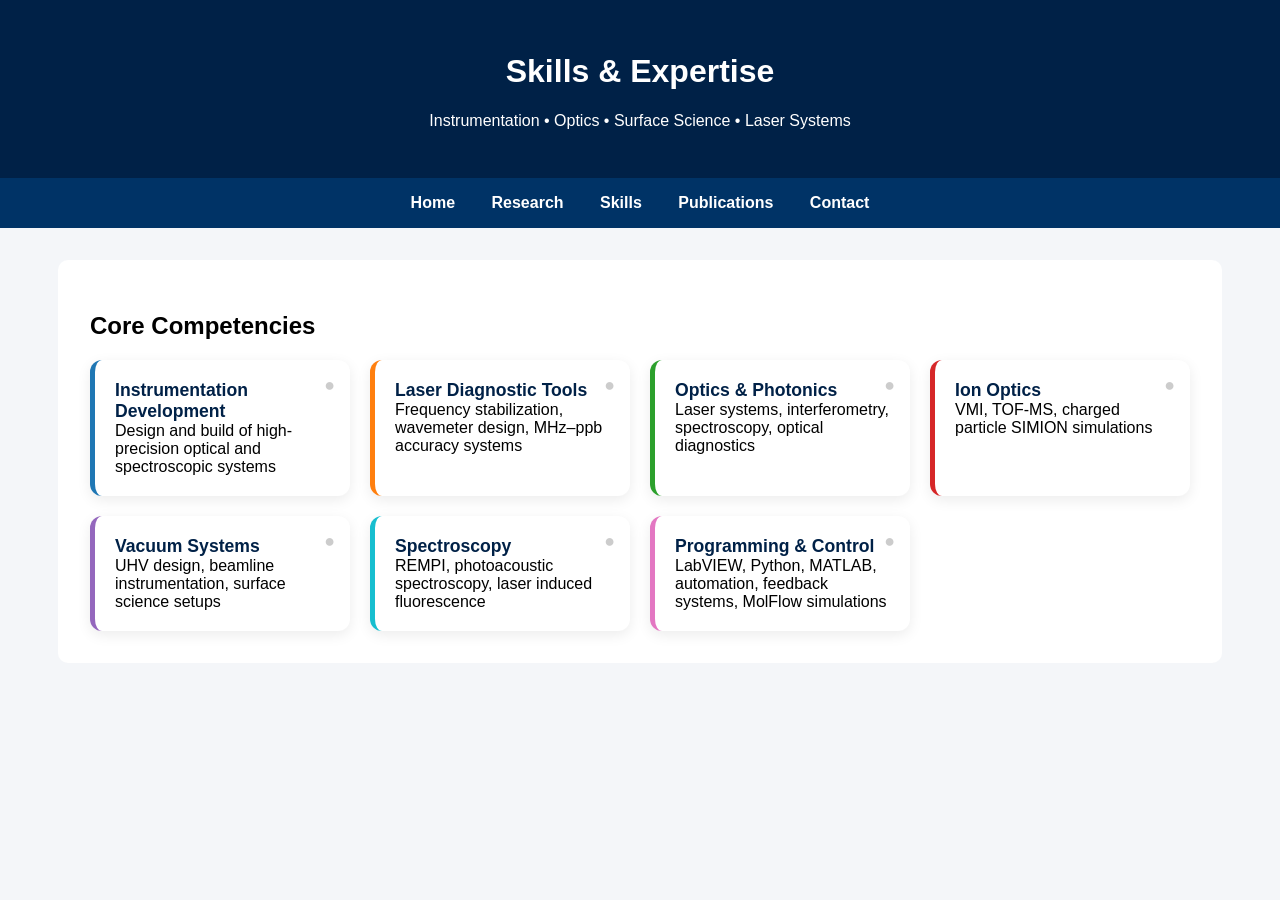
<file: skills.html>
<!DOCTYPE html>
<html>
<head>
<link rel="stylesheet" href="style.css">
<title>Skills</title>

<style>

/* PAGE BACKGROUND */
body {
  font-family: Arial, sans-serif;
  background: #f4f6f9;
}

/* HEADER */
header {
  background: #002147;
  color: white;
  padding: 2rem;
  text-align: center;
}

/* NAV */
nav {
  background: #003366;
  text-align: center;
  padding: 1rem;
}

nav a {
  color: white;
  margin: 0 1rem;
  text-decoration: none;
  font-weight: bold;
}

/* CONTAINER */
.container {
  max-width: 1100px;
  margin: 2rem auto;
  padding: 2rem;
}

/* GRID */
.skills-grid {
  display: grid;
  grid-template-columns: repeat(auto-fit, minmax(260px, 1fr));
  gap: 20px;
  margin-top: 20px;
}

/* CARD */
.skill-box {
  background: white;
  padding: 20px;
  border-radius: 12px;
  box-shadow: 0 4px 14px rgba(0,0,0,0.08);
  transition: 0.3s;
  border-left: 5px solid #003366;
  position: relative;
}

/* HOVER EFFECT */
.skill-box:hover {
  transform: translateY(-5px);
  box-shadow: 0 8px 20px rgba(0,0,0,0.12);
}

/* TITLE */
.skill-box b {
  color: #002147;
  font-size: 1.1rem;
}

/* DIFFERENT COLORS PER BOX */
.skill-box:nth-child(1) { border-left-color: #1f77b4; }
.skill-box:nth-child(2) { border-left-color: #ff7f0e; }
.skill-box:nth-child(3) { border-left-color: #2ca02c; }
.skill-box:nth-child(4) { border-left-color: #d62728; }
.skill-box:nth-child(5) { border-left-color: #9467bd; }
.skill-box:nth-child(6) { border-left-color: #17becf; }
.skill-box:nth-child(7) { border-left-color: #e377c2; }

/* ICON-LIKE HEADER EFFECT */
.skill-box::before {
  content: "●";
  position: absolute;
  top: 15px;
  right: 15px;
  font-size: 18px;
  color: #ccc;
}

/* RESPONSIVE */
@media (max-width: 768px) {
  .skills-grid {
    grid-template-columns: 1fr;
  }
}

</style>

</head>

<body>

<header>
  <h1>Skills & Expertise</h1>
  <p>Instrumentation • Optics • Surface Science • Laser Systems</p>
</header>

<nav>
  <a href="index.html">Home</a>
  <a href="research.html">Research</a>
  <a href="skills.html">Skills</a>
  <a href="publications.html">Publications</a>
  <a href="contact.html">Contact</a>
</nav>

<div class="container">

  <h2>Core Competencies</h2>

  <div class="skills-grid">

    <div class="skill-box">
      <b>Instrumentation Development</b><br>
      Design and build of high-precision optical and spectroscopic systems
    </div>

    <div class="skill-box">
      <b>Laser Diagnostic Tools</b><br>
      Frequency stabilization, wavemeter design, MHz–ppb accuracy systems
    </div>

    <div class="skill-box">
      <b>Optics & Photonics</b><br>
      Laser systems, interferometry, spectroscopy, optical diagnostics
    </div>

    <div class="skill-box">
      <b>Ion Optics</b><br>
      VMI, TOF-MS, charged particle SIMION simulations
    </div>

    <div class="skill-box">
      <b>Vacuum Systems</b><br>
      UHV design, beamline instrumentation, surface science setups
    </div>

    <div class="skill-box">
      <b>Spectroscopy</b><br>
      REMPI, photoacoustic spectroscopy, laser induced fluorescence
    </div>

    <div class="skill-box">
      <b>Programming & Control</b><br>
      LabVIEW, Python, MATLAB, automation, feedback systems, MolFlow simulations
    </div>

  </div>

</div>

</body>
</html>
</file>
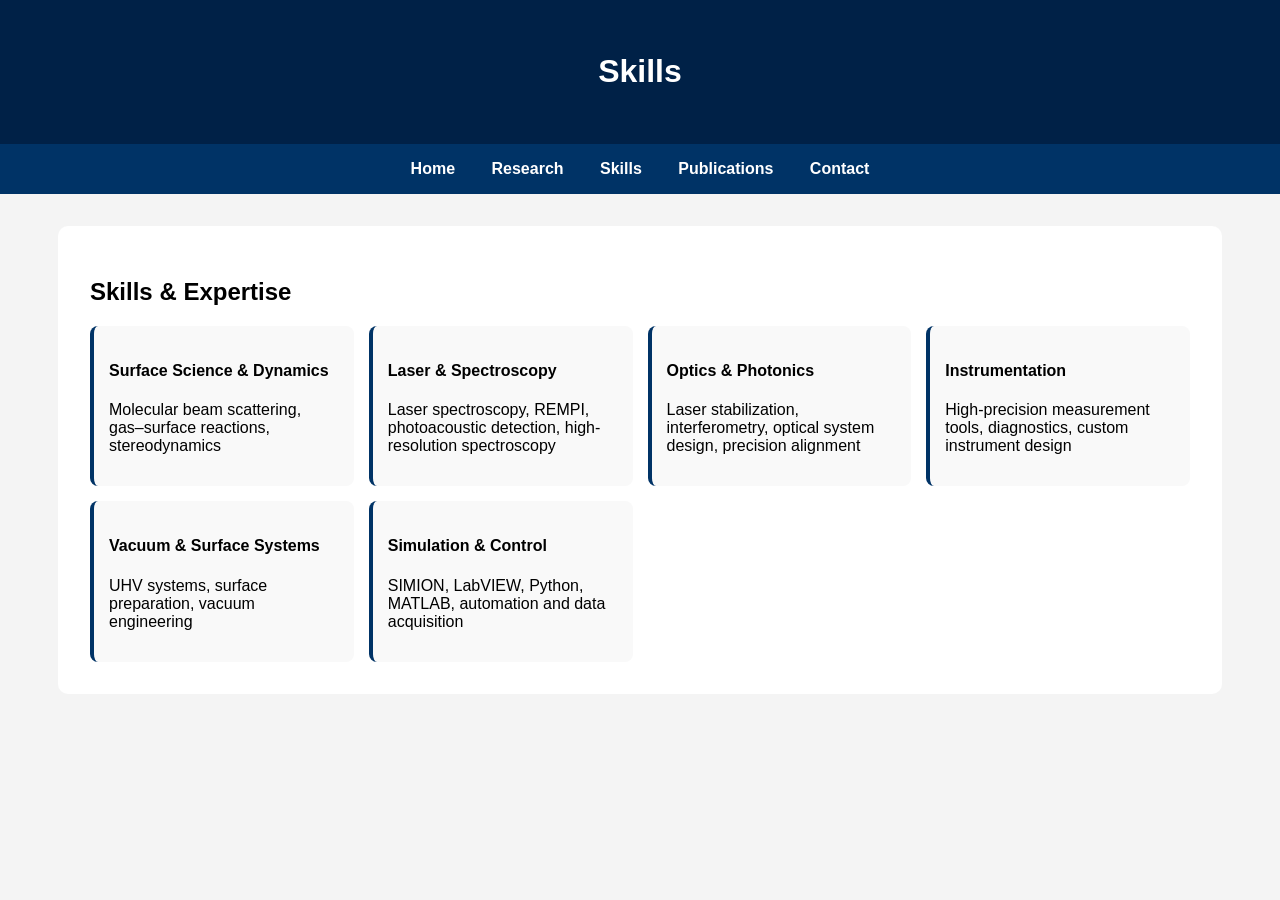
<file: skills01.html>
<!DOCTYPE html>
<html>
<head>
<link rel="stylesheet" href="style.css">
<title>Skills</title>
</head>

<body>

<header><h1>Skills</h1></header>

<nav>
  <a href="index.html">Home</a>
  <a href="research.html">Research</a>
  <a href="skills01.html">Skills</a>
  <a href="publications.html">Publications</a>
  <a href="contact.html">Contact</a>
</nav>

<div class="container">
  <h2>Skills & Expertise</h2>

  <div class="skills-grid">

    <div class="skill-box">
      <h4>Surface Science & Dynamics</h4>
      <p>Molecular beam scattering, gas–surface reactions, stereodynamics</p>
    </div>

    <div class="skill-box">
      <h4>Laser & Spectroscopy</h4>
      <p>Laser spectroscopy, REMPI, photoacoustic detection, high-resolution spectroscopy</p>
    </div>

    <div class="skill-box">
      <h4>Optics & Photonics</h4>
      <p>Laser stabilization, interferometry, optical system design, precision alignment</p>
    </div>

    <div class="skill-box">
      <h4>Instrumentation</h4>
      <p>High-precision measurement tools, diagnostics, custom instrument design</p>
    </div>

    <div class="skill-box">
      <h4>Vacuum & Surface Systems</h4>
      <p>UHV systems, surface preparation, vacuum engineering</p>
    </div>

    <div class="skill-box">
      <h4>Simulation & Control</h4>
      <p>SIMION, LabVIEW, Python, MATLAB, automation and data acquisition</p>
    </div>

  </div>
</div>
<body>
  <html>
</file>
<file: style.css>
/* GLOBAL */
body {
  font-family: Arial, sans-serif;
  margin: 0;
  background: #f4f4f4;
}

/* HEADER */
header {
  background: #002147;
  color: white;
  padding: 2rem;
  text-align: center;
}

/* NAV */
nav {
  background: #003366;
  text-align: center;
  padding: 1rem;
}

nav a {
  color: white;
  margin: 0 1rem;
  text-decoration: none;
  font-weight: bold;
}

/* CONTAINER */
.container {
  max-width: 1100px;
  margin: 2rem auto;
  padding: 2rem;
  background: white;
  border-radius: 10px;
}

/* FLEX LAYOUT */
.flex {
  display: flex;
  gap: 2rem;
  align-items: center;
}

/* IMAGES */
img.hero {
  width: 400px;
  border-radius: 10px;
}

.preview-img {
  width: 400px;
  border-radius: 10px;
  cursor: pointer;
  transition: 0.3s;
}

.preview-img:hover {
  transform: scale(1.05);
}

/* BUTTON */
.button {
  padding: 10px 18px;
  background: #003366;
  color: white;
  text-decoration: none;
  border-radius: 6px;
}

/* CARD */
.card {
  display: flex;
  gap: 20px;
  margin-bottom: 20px;
  align-items: center;
}

.card img,
.card iframe {
  width: 440px;
  height: 280px;
  border-radius: 10px;
}

/* IMPACT */
.impact-box {
  background: #eef4ff;
  padding: 15px;
  border-radius: 10px;
  border-left: 5px solid #003366;
  margin-top: 20px;
}

/* SKILLS */
.skills-grid {
  display: grid;
  grid-template-columns: repeat(auto-fit, minmax(250px, 1fr));
  gap: 15px;
}

.skill-box {
  background: #f9f9f9;
  padding: 15px;
  border-left: 4px solid #003366;
  border-radius: 8px;
}

/* ACHIEVEMENTS */
.achievements li {
  margin-bottom: 8px;
}

/* HIGHLIGHTS */
.highlight-grid {
  display: flex;
  flex-direction: column;
  gap: 20px;
}

.highlight-card {
  display: flex;
  gap: 25px;
  padding: 20px;
  background: white;
  border-radius: 10px;
  box-shadow: 0 3px 12px rgba(0,0,0,0.08);
  align-items: center;
}

.highlight-card iframe,
.highlight-card img {
  width: 380px;
  height: 240px;
  border-radius: 10px;
  border: none;
}

/* PUBLICATION LINK */
.pub-link {
  color: #003366;
  font-weight: bold;
  text-decoration: none;
}

/* MOBILE */
@media (max-width: 768px) {
  .flex,
  .card,
  .highlight-card {
    flex-direction: column;
    text-align: center;
  }
.profile-img {
  width: 170px;
  height: 170px;
  border-radius: 50%;
  object-fit: cover;
  border: 4px solid #003366;
  box-shadow: 0 4px 12px rgba(0,0,0,0.15);
}

  .about-flex {
  display: flex;
  align-items: center;
  gap: 25px;
}
  .timeline {
  position: relative;
  margin-top: 20px;
  padding-left: 30px;
  border-left: 3px solid #003366;
}

.timeline-item {
  position: relative;
  margin-bottom: 25px;
  padding-left: 15px;
}

/* dots */
.timeline-item::before {
  content: "";
  position: absolute;
  left: -11px;
  top: 6px;
  width: 12px;
  height: 12px;
  background: #003366;
  border-radius: 50%;
}

/* text styling */
.timeline-item h3 {
  margin: 0;
  color: #003366;
}

.timeline-item p {
  margin: 5px 0 0;
}
  img.hero,
  .card img,
  .card iframe,
  .highlight-card img,
  .highlight-card iframe {
    width: 100%;
    height: auto;
  }
}
</file>
